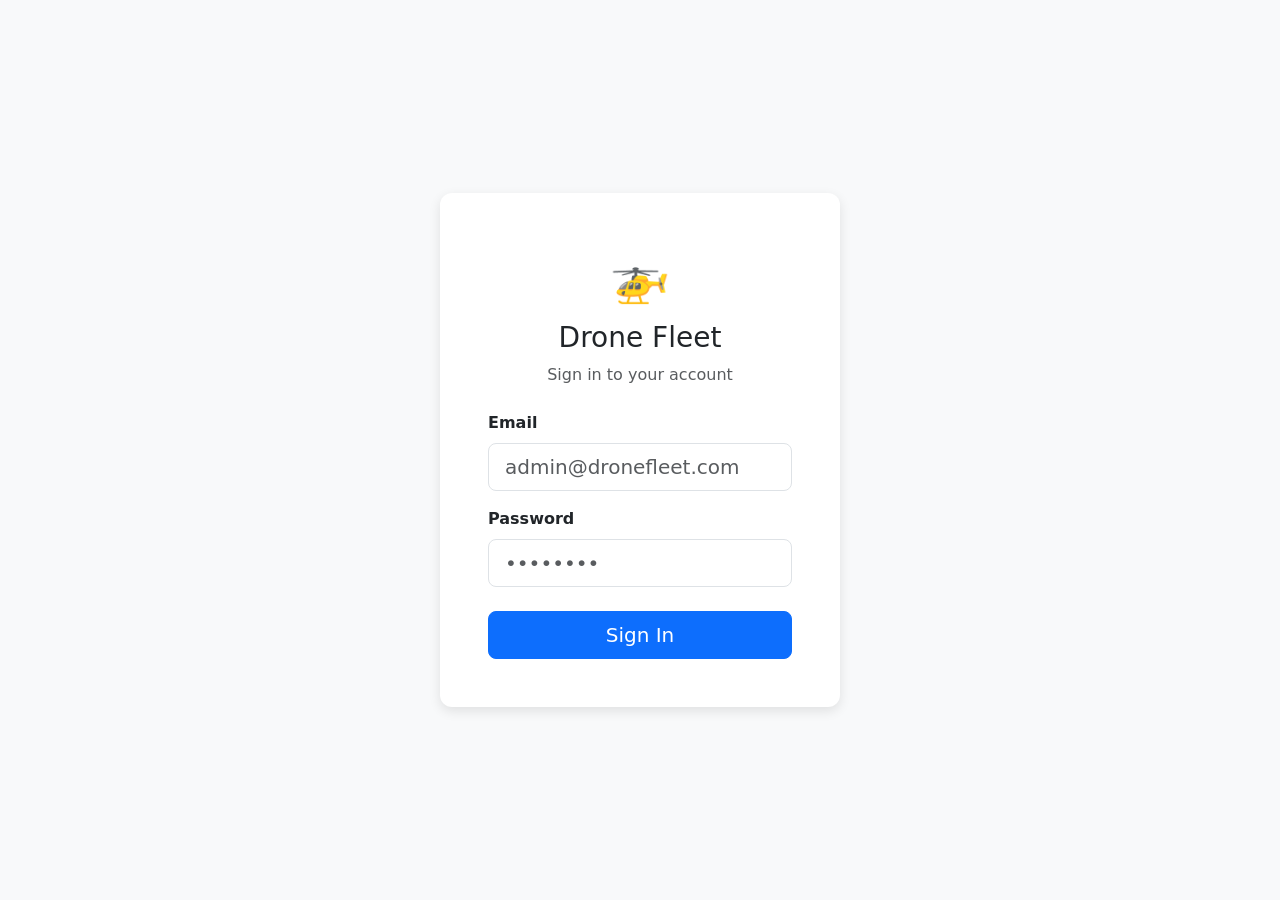
<file: src/main/resources/static/login.html>
<!DOCTYPE html>
<html lang="en">
<head>
    <meta charset="UTF-8">
    <meta name="viewport" content="width=device-width, initial-scale=1.0">
    <title>Login - Drone Fleet Platform</title>
    <link href="https://cdn.jsdelivr.net/npm/bootstrap@5.3.0/dist/css/bootstrap.min.css" rel="stylesheet">
    <style>
        body { 
            background-color: #f8f9fa; 
            height: 100vh; 
            display: flex; 
            align-items: center; 
            justify-content: center; 
        }
        .login-card { 
            width: 100%; 
            max-width: 400px; 
            box-shadow: 0 4px 12px rgba(0,0,0,0.1); 
            border: none;
            border-radius: 12px;
        }
        .brand-icon {
            font-size: 3rem;
            color: #0d6efd;
        }
    </style>
</head>
<body>
    <div class="card login-card">
        <div class="card-body p-5">
            <div class="text-center mb-4">
                <div class="brand-icon">🚁</div>
                <h3 class="mt-2">Drone Fleet</h3>
                <p class="text-muted">Sign in to your account</p>
            </div>
            
            <form id="login-form">
                <div class="mb-3">
                    <label for="email" class="form-label fw-bold">Email</label>
                    <input type="email" class="form-control form-control-lg" id="email" placeholder="admin@dronefleet.com" required>
                </div>
                <div class="mb-4">
                    <label for="password" class="form-label fw-bold">Password</label>
                    <input type="password" class="form-control form-control-lg" id="password" placeholder="••••••••" required>
                </div>
                <button type="submit" class="btn btn-primary btn-lg w-100" id="login-btn">
                    Sign In
                </button>
                <div id="error-msg" class="alert alert-danger mt-3 text-center" style="display: none;"></div>
            </form>
        </div>
    </div>

    <script>
        document.getElementById('login-form').addEventListener('submit', async (e) => {
            e.preventDefault();
            
            const email = document.getElementById('email').value;
            const password = document.getElementById('password').value;
            const errorMsg = document.getElementById('error-msg');
            const loginBtn = document.getElementById('login-btn');
            
            // Deshabilitar botón mientras carga
            loginBtn.disabled = true;
            loginBtn.textContent = 'Signing in...';
            errorMsg.style.display = 'none';

            try {
                const response = await fetch('/api/auth/login', {
                    method: 'POST',
                    headers: { 'Content-Type': 'application/json' },
                    body: JSON.stringify({ email, password })
                });
                
                const data = await response.json();

                if (data.token) {
                    // Guardar token y rol en el navegador
                    localStorage.setItem('jwt_token', data.token);
                    localStorage.setItem('user_role', data.role);
                    // Redirigir al dashboard
                    window.location.href = '/index.html';
                } else {
                    errorMsg.textContent = data.message || 'Invalid email or password';
                    errorMsg.style.display = 'block';
                    loginBtn.disabled = false;
                    loginBtn.textContent = 'Sign In';
                }
            } catch (err) {
                errorMsg.textContent = 'Connection error. Is the server running?';
                errorMsg.style.display = 'block';
                loginBtn.disabled = false;
                loginBtn.textContent = 'Sign In';
            }
        });
    </script>
</body>
</html>
</file>
